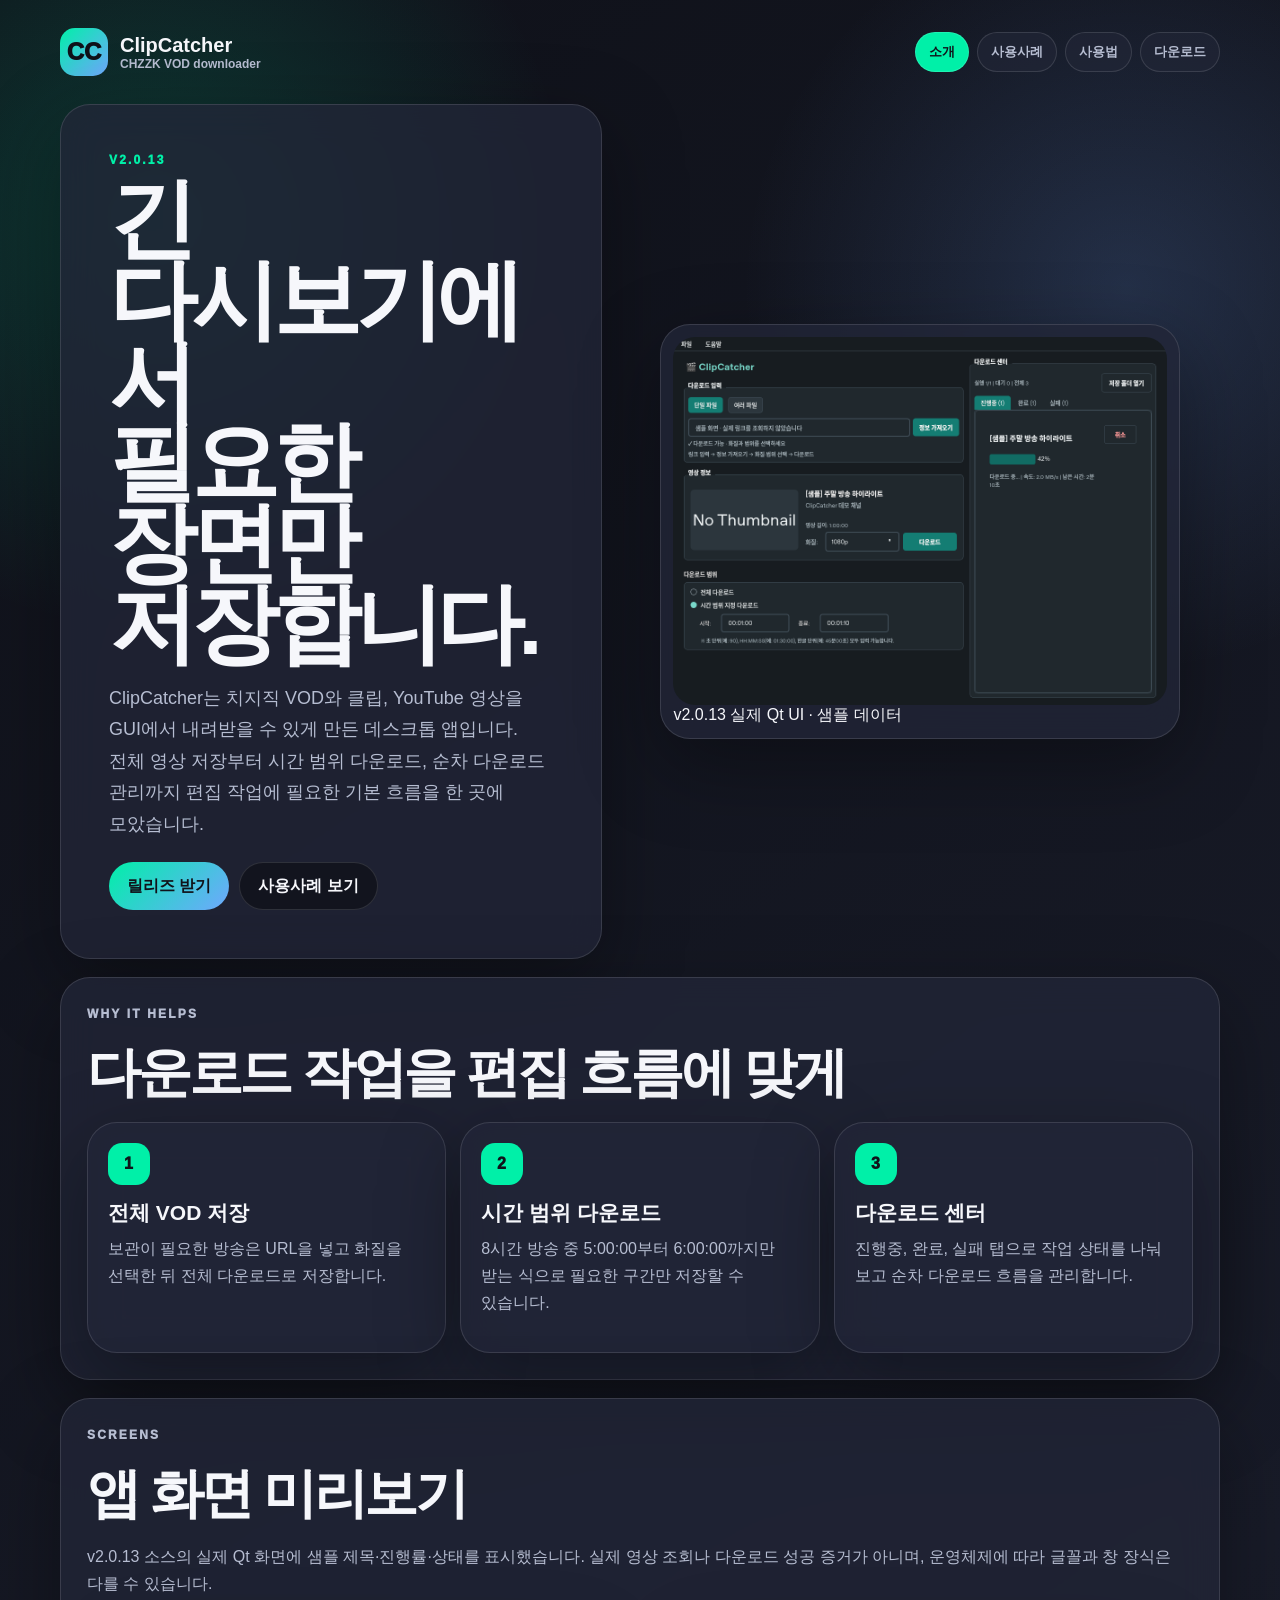
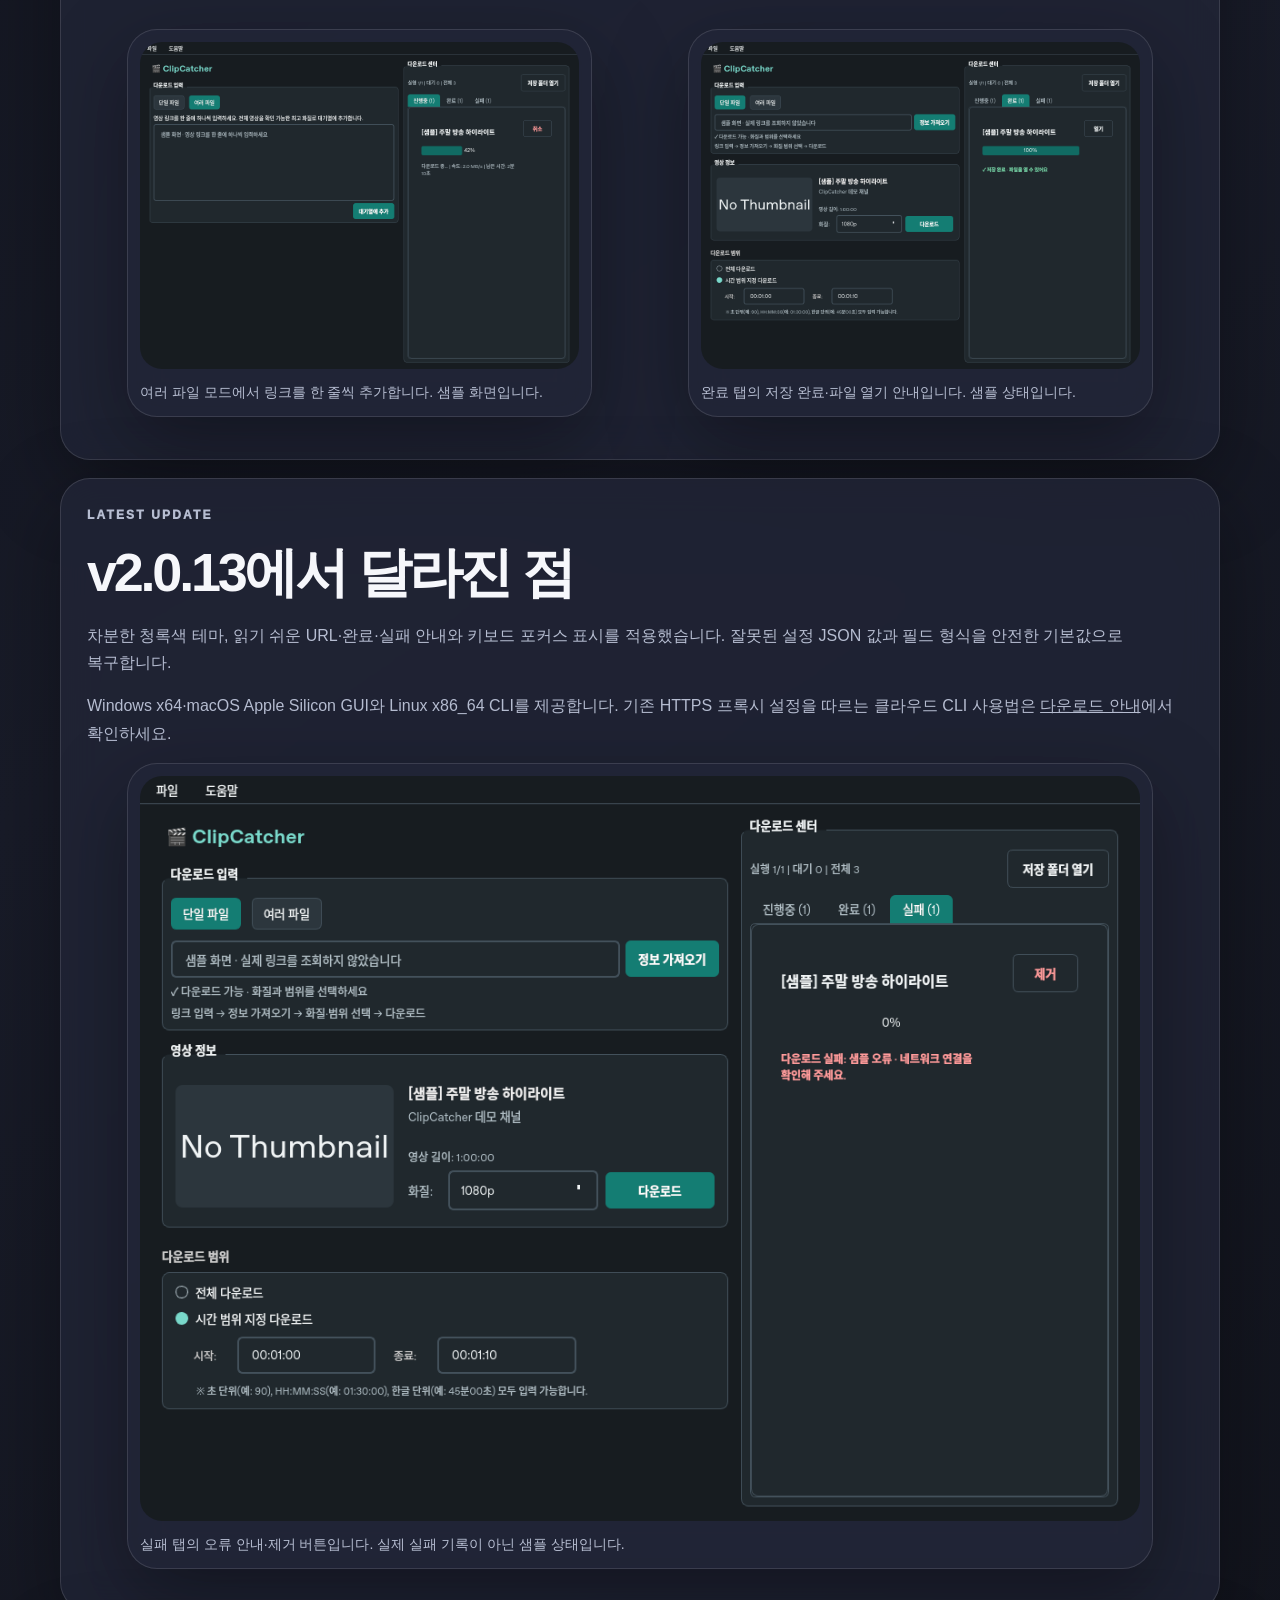
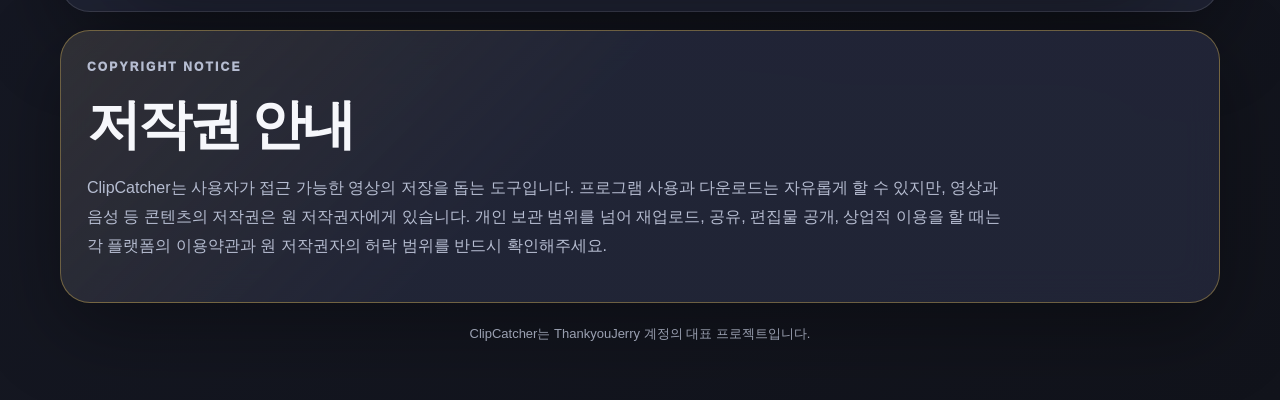
<file: docs/index.html>
<!doctype html>
<html lang="ko">
  <head>
    <meta charset="utf-8" />
    <meta name="viewport" content="width=device-width, initial-scale=1" />
    <title>ClipCatcher - 치지직 VOD 다운로드 도구</title>
    <link rel="stylesheet" href="./assets/site.css" />
  </head>
  <body>
    <main class="shell">
      <nav class="nav">
        <a class="brand" href="./index.html">
          <span class="brand-mark">CC</span>
          <span><strong>ClipCatcher</strong><span>CHZZK VOD downloader</span></span>
        </a>
        <div class="nav-links">
          <a class="active" href="./index.html">소개</a>
          <a href="./use-cases.html">사용사례</a>
          <a href="./guide.html">사용법</a>
          <a href="./download.html">다운로드</a>
        </div>
      </nav>

      <section class="hero">
        <div class="hero-copy panel">
          <p class="eyebrow">v2.0.13</p>
          <h1>긴 다시보기에서<br />필요한 장면만 저장합니다.</h1>
          <p class="lead">
            ClipCatcher는 치지직 VOD와 클립, YouTube 영상을 GUI에서 내려받을 수 있게 만든 데스크톱 앱입니다.
            전체 영상 저장부터 시간 범위 다운로드, 순차 다운로드 관리까지 편집 작업에 필요한 기본 흐름을 한 곳에 모았습니다.
          </p>
          <div class="actions">
            <a class="button" href="https://github.com/ThankyouJerry/ClipCatcher/releases" target="_blank" rel="noreferrer">릴리즈 받기</a>
            <a class="button secondary" href="./use-cases.html">사용사례 보기</a>
          </div>
        </div>
        <figure class="hero-shot panel">
          <img src="./assets/screenshots/v2.0.13-main.png" alt="ClipCatcher v2.0.13 청록색 UI 샘플 화면" />
          <figcaption>v2.0.13 실제 Qt UI · 샘플 데이터</figcaption>
        </figure>
      </section>

      <section class="section panel">
        <p class="eyebrow">Why It Helps</p>
        <h2>다운로드 작업을 편집 흐름에 맞게</h2>
        <div class="grid">
          <article class="card">
            <span class="use-case-number">1</span>
            <h3>전체 VOD 저장</h3>
            <p>보관이 필요한 방송은 URL을 넣고 화질을 선택한 뒤 전체 다운로드로 저장합니다.</p>
          </article>
          <article class="card">
            <span class="use-case-number">2</span>
            <h3>시간 범위 다운로드</h3>
            <p>8시간 방송 중 5:00:00부터 6:00:00까지만 받는 식으로 필요한 구간만 저장할 수 있습니다.</p>
          </article>
          <article class="card">
            <span class="use-case-number">3</span>
            <h3>다운로드 센터</h3>
            <p>진행중, 완료, 실패 탭으로 작업 상태를 나눠 보고 순차 다운로드 흐름을 관리합니다.</p>
          </article>
        </div>
      </section>

      <section class="section panel">
        <p class="eyebrow">Screens</p>
        <h2>앱 화면 미리보기</h2>
        <p>v2.0.13 소스의 실제 Qt 화면에 샘플 제목·진행률·상태를 표시했습니다. 실제 영상 조회나 다운로드 성공 증거가 아니며, 운영체제에 따라 글꼴과 창 장식은 다를 수 있습니다.</p>
        <div class="shot-grid">
          <figure class="shot-frame">
            <img src="./assets/screenshots/v2.0.13-batch.png" alt="여러 파일 입력 샘플" />
            <figcaption>여러 파일 모드에서 링크를 한 줄씩 추가합니다. 샘플 화면입니다.</figcaption>
          </figure>
          <figure class="shot-frame">
            <img src="./assets/screenshots/v2.0.13-completed.png" alt="다운로드 완료 탭 샘플" />
            <figcaption>완료 탭의 저장 완료·파일 열기 안내입니다. 샘플 상태입니다.</figcaption>
          </figure>
        </div>
      </section>

      <section class="section panel">
        <p class="eyebrow">Latest Update</p>
        <h2>v2.0.13에서 달라진 점</h2>
        <p>차분한 청록색 테마, 읽기 쉬운 URL·완료·실패 안내와 키보드 포커스 표시를 적용했습니다. 잘못된 설정 JSON 값과 필드 형식을 안전한 기본값으로 복구합니다.</p>
        <p>Windows x64·macOS Apple Silicon GUI와 Linux x86_64 CLI를 제공합니다. 기존 HTTPS 프록시 설정을 따르는 클라우드 CLI 사용법은 <a href="./download.html">다운로드 안내</a>에서 확인하세요.</p>
        <figure class="shot-frame">
          <img src="./assets/screenshots/v2.0.13-failed.png" alt="v2.0.13 실패 안내 샘플" />
          <figcaption>실패 탭의 오류 안내·제거 버튼입니다. 실제 실패 기록이 아닌 샘플 상태입니다.</figcaption>
        </figure>
      </section>

      <section class="section panel notice-card">
        <p class="eyebrow">Copyright Notice</p>
        <h2>저작권 안내</h2>
        <p>
          ClipCatcher는 사용자가 접근 가능한 영상의 저장을 돕는 도구입니다.
          프로그램 사용과 다운로드는 자유롭게 할 수 있지만, 영상과 음성 등 콘텐츠의 저작권은 원 저작권자에게 있습니다.
          개인 보관 범위를 넘어 재업로드, 공유, 편집물 공개, 상업적 이용을 할 때는 각 플랫폼의 이용약관과 원 저작권자의 허락 범위를 반드시 확인해주세요.
        </p>
      </section>

      <p class="footer">ClipCatcher는 ThankyouJerry 계정의 대표 프로젝트입니다.</p>
    </main>
  </body>
</html>
</file>
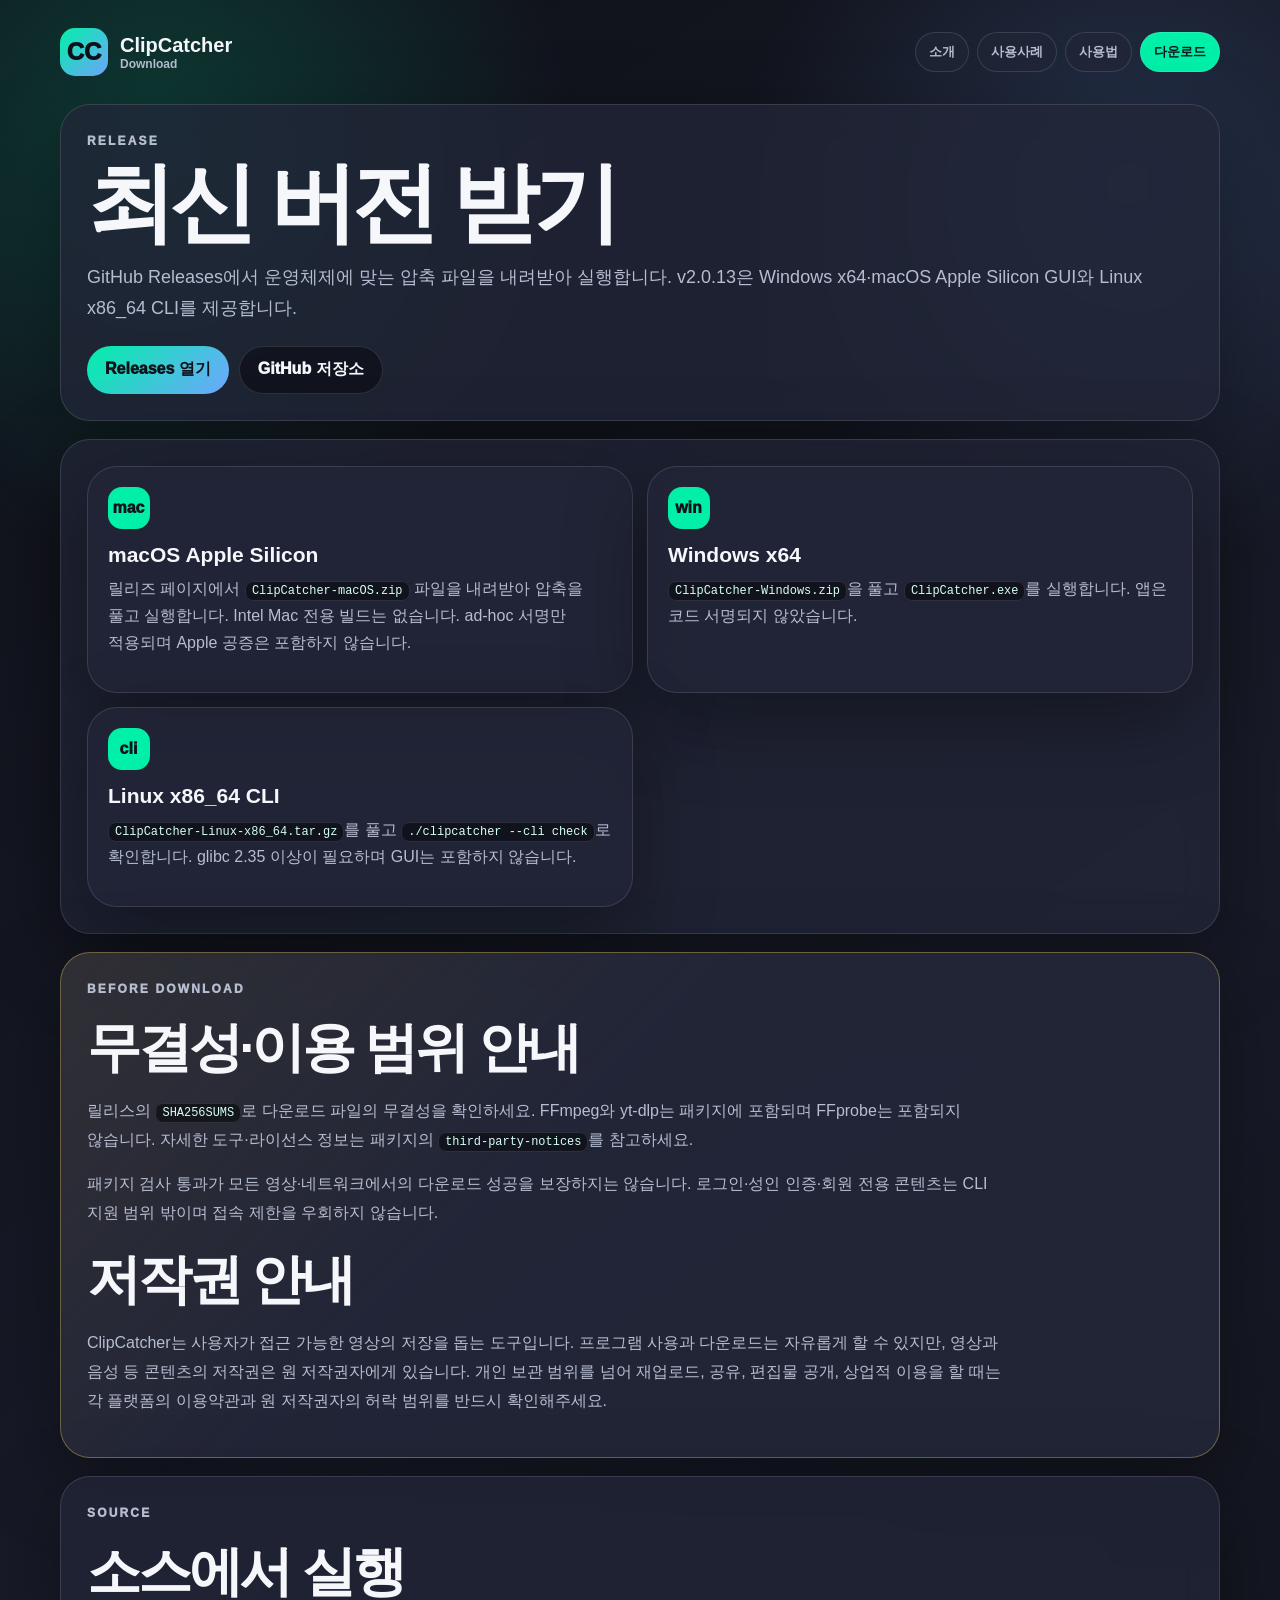
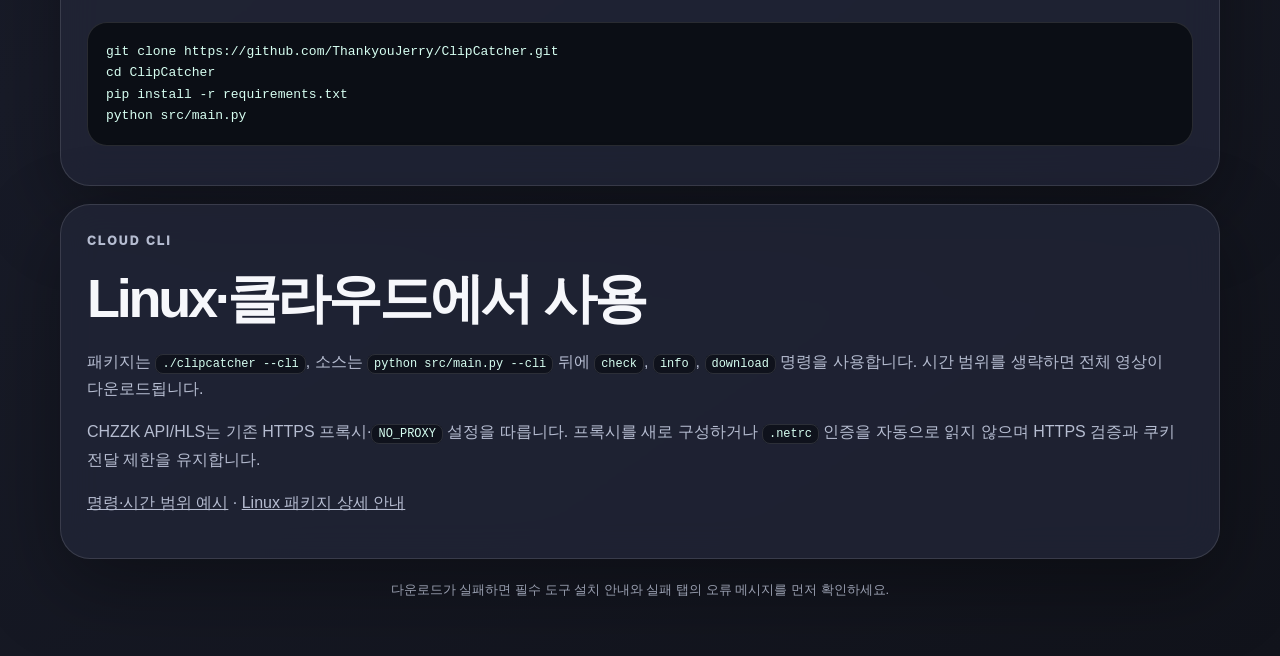
<file: docs/download.html>
<!doctype html>
<html lang="ko">
  <head>
    <meta charset="utf-8" />
    <meta name="viewport" content="width=device-width, initial-scale=1" />
    <title>ClipCatcher - 다운로드</title>
    <link rel="stylesheet" href="./assets/site.css" />
  </head>
  <body>
    <main class="shell">
      <nav class="nav">
        <a class="brand" href="./index.html">
          <span class="brand-mark">CC</span>
          <span><strong>ClipCatcher</strong><span>Download</span></span>
        </a>
        <div class="nav-links">
          <a href="./index.html">소개</a>
          <a href="./use-cases.html">사용사례</a>
          <a href="./guide.html">사용법</a>
          <a class="active" href="./download.html">다운로드</a>
        </div>
      </nav>

      <section class="section panel">
        <p class="eyebrow">Release</p>
        <h1>최신 버전 받기</h1>
        <p class="lead">
          GitHub Releases에서 운영체제에 맞는 압축 파일을 내려받아 실행합니다.
          v2.0.13은 Windows x64·macOS Apple Silicon GUI와 Linux x86_64 CLI를 제공합니다.
        </p>
        <div class="actions">
          <a class="button" href="https://github.com/ThankyouJerry/ClipCatcher/releases/tag/v2.0.13" target="_blank" rel="noreferrer">Releases 열기</a>
          <a class="button secondary" href="https://github.com/ThankyouJerry/ClipCatcher" target="_blank" rel="noreferrer">GitHub 저장소</a>
        </div>
      </section>

      <section class="section panel">
        <div class="grid two">
          <article class="card">
            <span class="use-case-number">mac</span>
            <h3>macOS Apple Silicon</h3>
            <p>릴리즈 페이지에서 <code>ClipCatcher-macOS.zip</code> 파일을 내려받아 압축을 풀고 실행합니다. Intel Mac 전용 빌드는 없습니다. ad-hoc 서명만 적용되며 Apple 공증은 포함하지 않습니다.</p>
          </article>
          <article class="card">
            <span class="use-case-number">win</span>
            <h3>Windows x64</h3>
            <p><code>ClipCatcher-Windows.zip</code>을 풀고 <code>ClipCatcher.exe</code>를 실행합니다. 앱은 코드 서명되지 않았습니다.</p>
          </article>
          <article class="card">
            <span class="use-case-number">cli</span>
            <h3>Linux x86_64 CLI</h3>
            <p><code>ClipCatcher-Linux-x86_64.tar.gz</code>를 풀고 <code>./clipcatcher --cli check</code>로 확인합니다. glibc 2.35 이상이 필요하며 GUI는 포함하지 않습니다.</p>
          </article>
        </div>
      </section>

      <section class="section panel notice-card">
        <p class="eyebrow">Before Download</p>
        <h2>무결성·이용 범위 안내</h2>
        <p>릴리스의 <code>SHA256SUMS</code>로 다운로드 파일의 무결성을 확인하세요. FFmpeg와 yt-dlp는 패키지에 포함되며 FFprobe는 포함되지 않습니다. 자세한 도구·라이선스 정보는 패키지의 <code>third-party-notices</code>를 참고하세요.</p>
        <p>패키지 검사 통과가 모든 영상·네트워크에서의 다운로드 성공을 보장하지는 않습니다. 로그인·성인 인증·회원 전용 콘텐츠는 CLI 지원 범위 밖이며 접속 제한을 우회하지 않습니다.</p>
        <h2>저작권 안내</h2>
        <p>
          ClipCatcher는 사용자가 접근 가능한 영상의 저장을 돕는 도구입니다.
          프로그램 사용과 다운로드는 자유롭게 할 수 있지만, 영상과 음성 등 콘텐츠의 저작권은 원 저작권자에게 있습니다.
          개인 보관 범위를 넘어 재업로드, 공유, 편집물 공개, 상업적 이용을 할 때는 각 플랫폼의 이용약관과 원 저작권자의 허락 범위를 반드시 확인해주세요.
        </p>
      </section>

      <section class="section panel">
        <p class="eyebrow">Source</p>
        <h2>소스에서 실행</h2>
        <pre class="code-box">git clone https://github.com/ThankyouJerry/ClipCatcher.git
cd ClipCatcher
pip install -r requirements.txt
python src/main.py</pre>
      </section>

      <section class="section panel">
        <p class="eyebrow">Cloud CLI</p>
        <h2>Linux·클라우드에서 사용</h2>
        <p>패키지는 <code>./clipcatcher --cli</code>, 소스는 <code>python src/main.py --cli</code> 뒤에 <code>check</code>, <code>info</code>, <code>download</code> 명령을 사용합니다. 시간 범위를 생략하면 전체 영상이 다운로드됩니다.</p>
        <p>CHZZK API/HLS는 기존 HTTPS 프록시·<code>NO_PROXY</code> 설정을 따릅니다. 프록시를 새로 구성하거나 <code>.netrc</code> 인증을 자동으로 읽지 않으며 HTTPS 검증과 쿠키 전달 제한을 유지합니다.</p>
        <p><a href="https://github.com/ThankyouJerry/ClipCatcher#cross-platform-cli--linux-cloud">명령·시간 범위 예시</a> · <a href="https://github.com/ThankyouJerry/ClipCatcher/blob/main/docs/LINUX_PACKAGE.md">Linux 패키지 상세 안내</a></p>
      </section>

      <p class="footer">다운로드가 실패하면 필수 도구 설치 안내와 실패 탭의 오류 메시지를 먼저 확인하세요.</p>
    </main>
  </body>
</html>
</file>
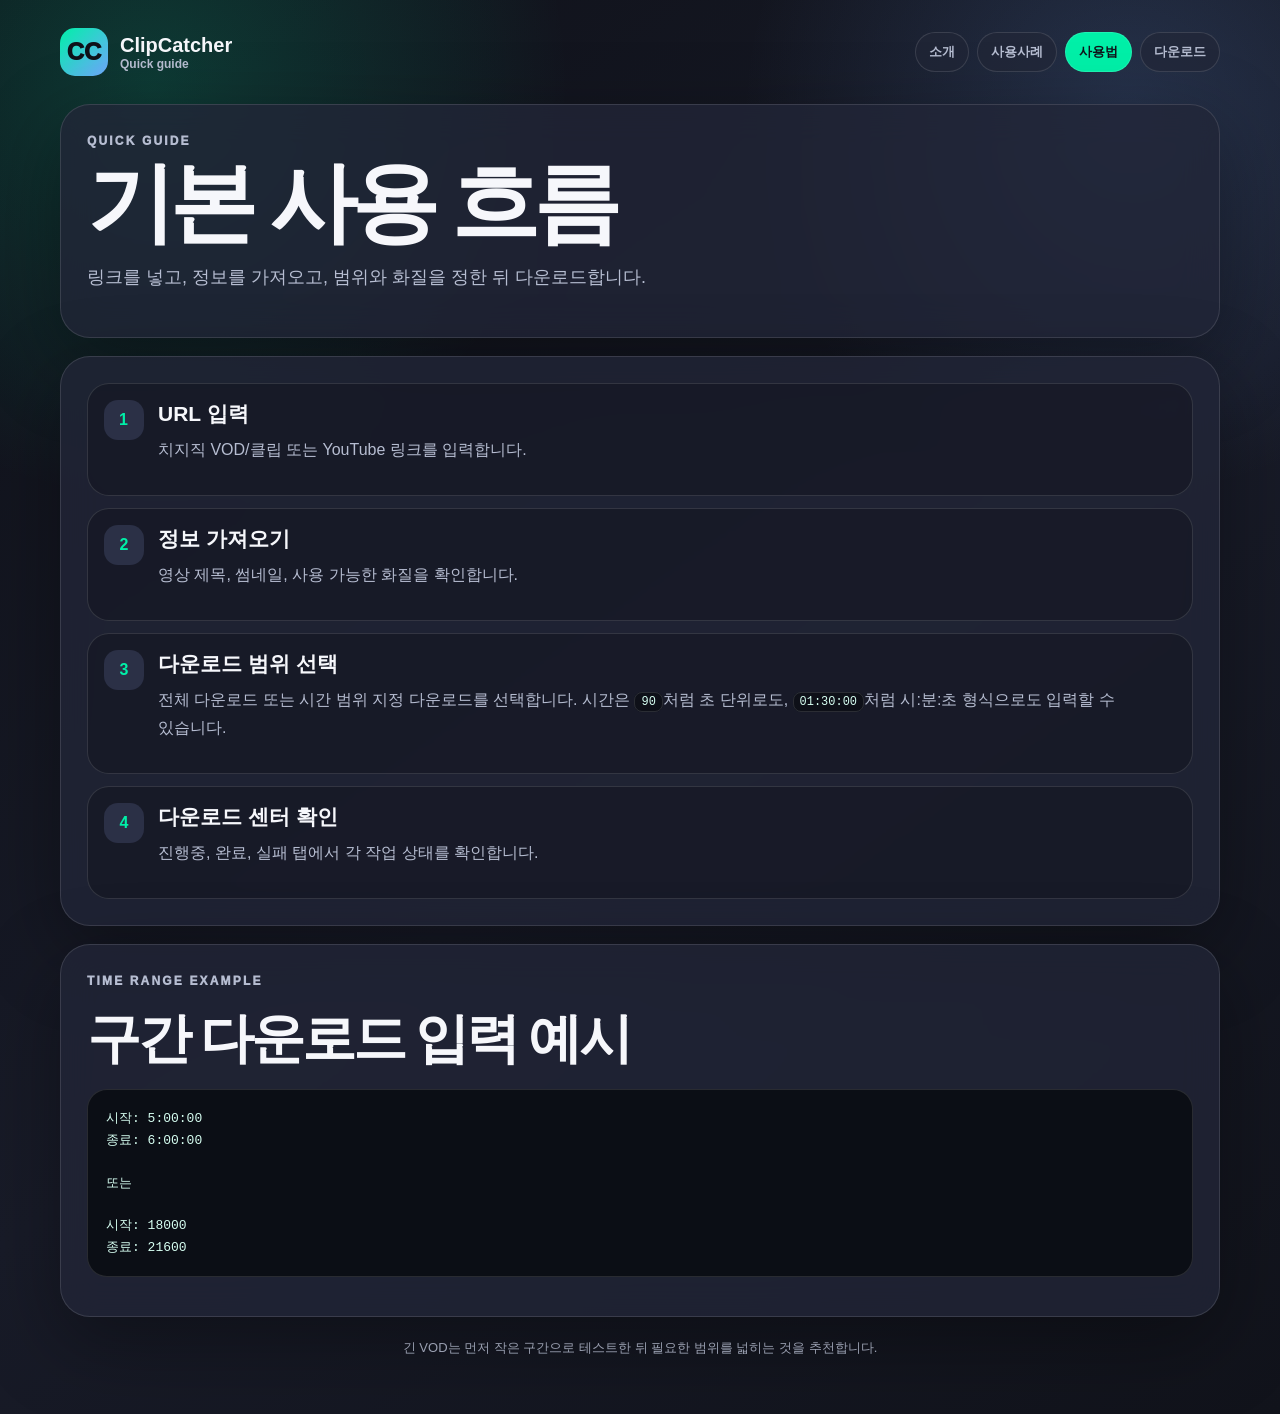
<file: docs/guide.html>
<!doctype html>
<html lang="ko">
  <head>
    <meta charset="utf-8" />
    <meta name="viewport" content="width=device-width, initial-scale=1" />
    <title>ClipCatcher - 사용법</title>
    <link rel="stylesheet" href="./assets/site.css" />
  </head>
  <body>
    <main class="shell">
      <nav class="nav">
        <a class="brand" href="./index.html">
          <span class="brand-mark">CC</span>
          <span><strong>ClipCatcher</strong><span>Quick guide</span></span>
        </a>
        <div class="nav-links">
          <a href="./index.html">소개</a>
          <a href="./use-cases.html">사용사례</a>
          <a class="active" href="./guide.html">사용법</a>
          <a href="./download.html">다운로드</a>
        </div>
      </nav>

      <section class="section panel">
        <p class="eyebrow">Quick Guide</p>
        <h1>기본 사용 흐름</h1>
        <p class="lead">링크를 넣고, 정보를 가져오고, 범위와 화질을 정한 뒤 다운로드합니다.</p>
      </section>

      <section class="section panel">
        <div class="step-list">
          <article class="step">
            <strong>1</strong>
            <div>
              <h3>URL 입력</h3>
              <p>치지직 VOD/클립 또는 YouTube 링크를 입력합니다.</p>
            </div>
          </article>
          <article class="step">
            <strong>2</strong>
            <div>
              <h3>정보 가져오기</h3>
              <p>영상 제목, 썸네일, 사용 가능한 화질을 확인합니다.</p>
            </div>
          </article>
          <article class="step">
            <strong>3</strong>
            <div>
              <h3>다운로드 범위 선택</h3>
              <p>전체 다운로드 또는 시간 범위 지정 다운로드를 선택합니다. 시간은 <code>90</code>처럼 초 단위로도, <code>01:30:00</code>처럼 시:분:초 형식으로도 입력할 수 있습니다.</p>
            </div>
          </article>
          <article class="step">
            <strong>4</strong>
            <div>
              <h3>다운로드 센터 확인</h3>
              <p>진행중, 완료, 실패 탭에서 각 작업 상태를 확인합니다.</p>
            </div>
          </article>
        </div>
      </section>

      <section class="section panel">
        <p class="eyebrow">Time Range Example</p>
        <h2>구간 다운로드 입력 예시</h2>
        <pre class="code-box">시작: 5:00:00
종료: 6:00:00

또는

시작: 18000
종료: 21600</pre>
      </section>

      <p class="footer">긴 VOD는 먼저 작은 구간으로 테스트한 뒤 필요한 범위를 넓히는 것을 추천합니다.</p>
    </main>
  </body>
</html>
</file>
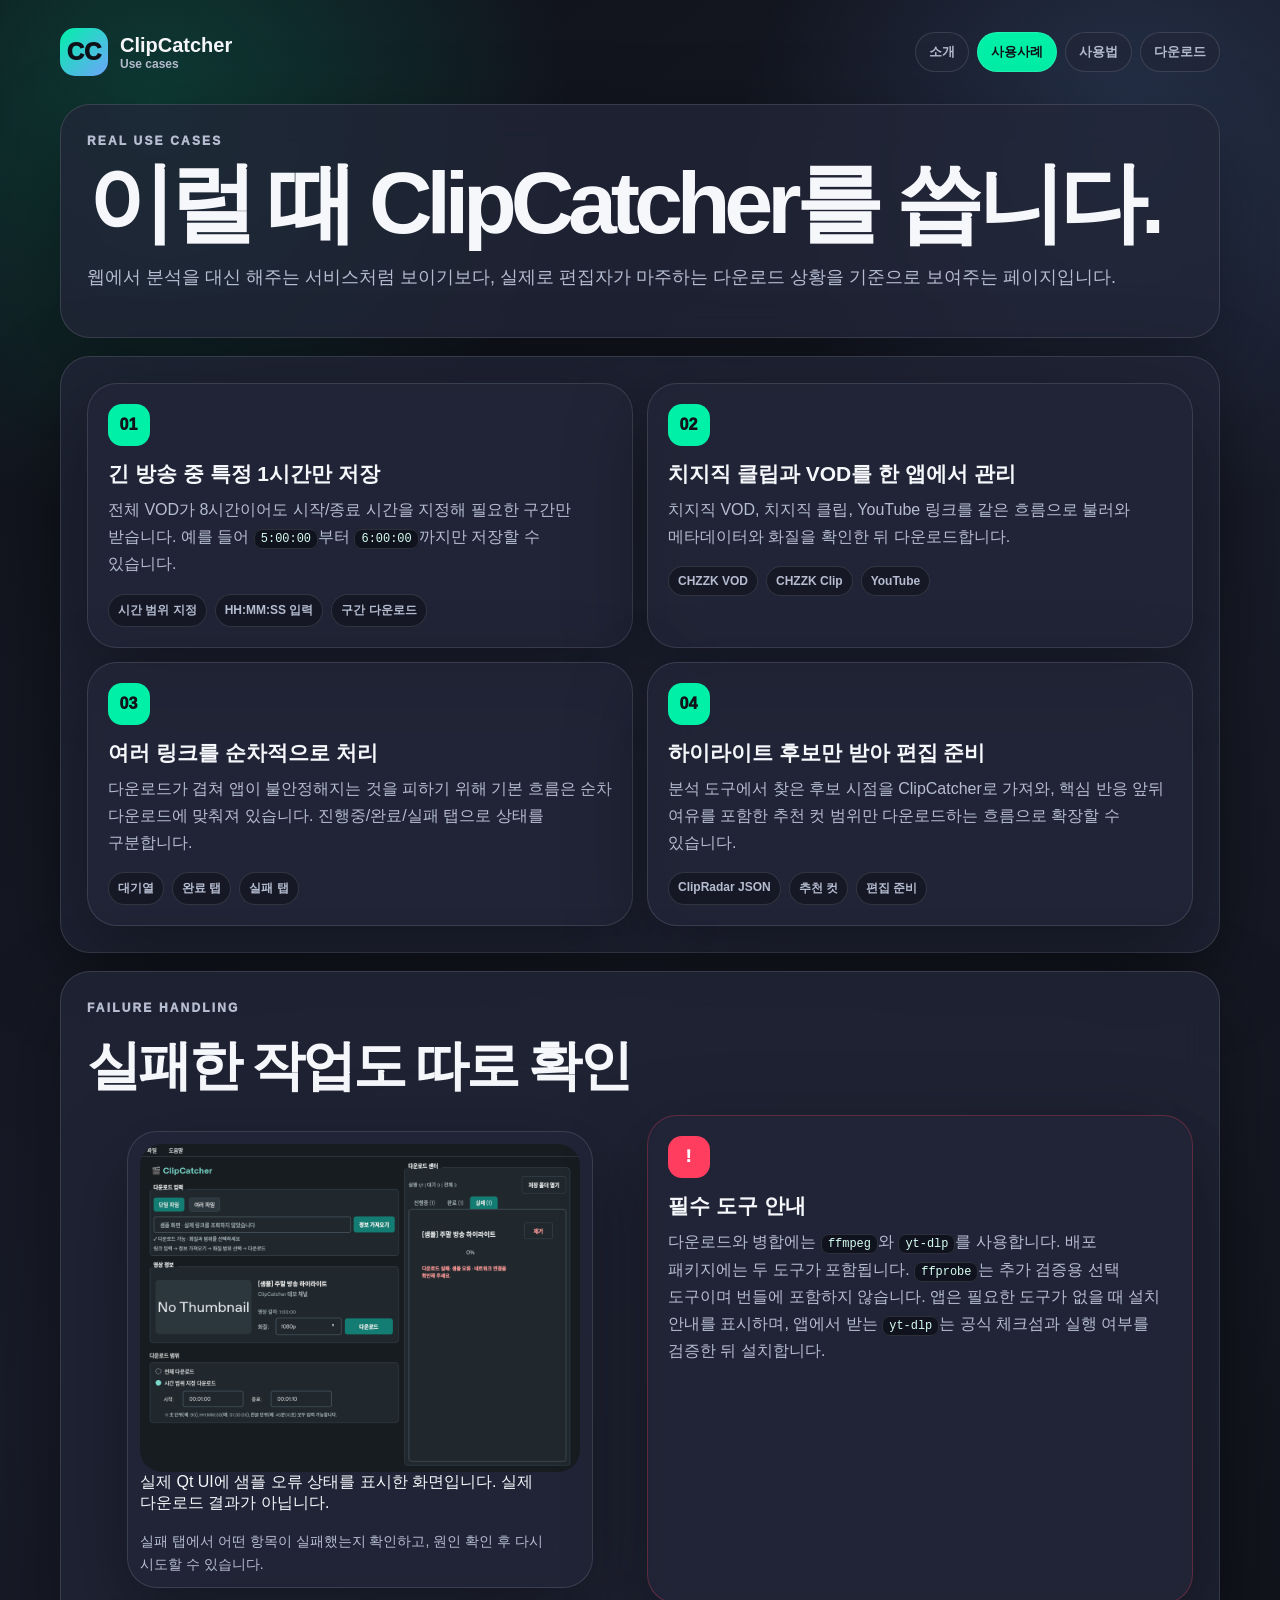
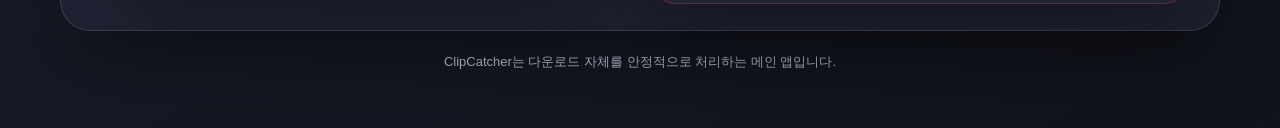
<file: docs/use-cases.html>
<!doctype html>
<html lang="ko">
  <head>
    <meta charset="utf-8" />
    <meta name="viewport" content="width=device-width, initial-scale=1" />
    <title>ClipCatcher - 사용사례</title>
    <link rel="stylesheet" href="./assets/site.css" />
  </head>
  <body>
    <main class="shell">
      <nav class="nav">
        <a class="brand" href="./index.html">
          <span class="brand-mark">CC</span>
          <span><strong>ClipCatcher</strong><span>Use cases</span></span>
        </a>
        <div class="nav-links">
          <a href="./index.html">소개</a>
          <a class="active" href="./use-cases.html">사용사례</a>
          <a href="./guide.html">사용법</a>
          <a href="./download.html">다운로드</a>
        </div>
      </nav>

      <section class="section panel">
        <p class="eyebrow">Real Use Cases</p>
        <h1>이럴 때 ClipCatcher를 씁니다.</h1>
        <p class="lead">
          웹에서 분석을 대신 해주는 서비스처럼 보이기보다, 실제로 편집자가 마주하는 다운로드 상황을 기준으로 보여주는 페이지입니다.
        </p>
      </section>

      <section class="section panel">
        <div class="grid two">
          <article class="card">
            <span class="use-case-number">01</span>
            <h3>긴 방송 중 특정 1시간만 저장</h3>
            <p>전체 VOD가 8시간이어도 시작/종료 시간을 지정해 필요한 구간만 받습니다. 예를 들어 <code>5:00:00</code>부터 <code>6:00:00</code>까지만 저장할 수 있습니다.</p>
            <div class="pill-row">
              <span>시간 범위 지정</span>
              <span>HH:MM:SS 입력</span>
              <span>구간 다운로드</span>
            </div>
          </article>
          <article class="card">
            <span class="use-case-number">02</span>
            <h3>치지직 클립과 VOD를 한 앱에서 관리</h3>
            <p>치지직 VOD, 치지직 클립, YouTube 링크를 같은 흐름으로 불러와 메타데이터와 화질을 확인한 뒤 다운로드합니다.</p>
            <div class="pill-row">
              <span>CHZZK VOD</span>
              <span>CHZZK Clip</span>
              <span>YouTube</span>
            </div>
          </article>
          <article class="card">
            <span class="use-case-number">03</span>
            <h3>여러 링크를 순차적으로 처리</h3>
            <p>다운로드가 겹쳐 앱이 불안정해지는 것을 피하기 위해 기본 흐름은 순차 다운로드에 맞춰져 있습니다. 진행중/완료/실패 탭으로 상태를 구분합니다.</p>
            <div class="pill-row">
              <span>대기열</span>
              <span>완료 탭</span>
              <span>실패 탭</span>
            </div>
          </article>
          <article class="card">
            <span class="use-case-number">04</span>
            <h3>하이라이트 후보만 받아 편집 준비</h3>
            <p>분석 도구에서 찾은 후보 시점을 ClipCatcher로 가져와, 핵심 반응 앞뒤 여유를 포함한 추천 컷 범위만 다운로드하는 흐름으로 확장할 수 있습니다.</p>
            <div class="pill-row">
              <span>ClipRadar JSON</span>
              <span>추천 컷</span>
              <span>편집 준비</span>
            </div>
          </article>
        </div>
      </section>

      <section class="section panel">
        <p class="eyebrow">Failure Handling</p>
        <h2>실패한 작업도 따로 확인</h2>
        <div class="grid two">
          <figure class="shot-frame">
            <img src="./assets/screenshots/v2.0.13-failed.png" alt="ClipCatcher v2.0.13 실패 탭 샘플" />
            <p>실제 Qt UI에 샘플 오류 상태를 표시한 화면입니다. 실제 다운로드 결과가 아닙니다.</p>
            <figcaption>실패 탭에서 어떤 항목이 실패했는지 확인하고, 원인 확인 후 다시 시도할 수 있습니다.</figcaption>
          </figure>
          <article class="card warning">
            <span class="use-case-number">!</span>
            <h3>필수 도구 안내</h3>
            <p>다운로드와 병합에는 <code>ffmpeg</code>와 <code>yt-dlp</code>를 사용합니다. 배포 패키지에는 두 도구가 포함됩니다. <code>ffprobe</code>는 추가 검증용 선택 도구이며 번들에 포함하지 않습니다. 앱은 필요한 도구가 없을 때 설치 안내를 표시하며, 앱에서 받는 <code>yt-dlp</code>는 공식 체크섬과 실행 여부를 검증한 뒤 설치합니다.</p>
          </article>
        </div>
      </section>

      <p class="footer">ClipCatcher는 다운로드 자체를 안정적으로 처리하는 메인 앱입니다.</p>
    </main>
  </body>
</html>
</file>
<file: docs/assets/site.css>
:root {
  --bg: #11131b;
  --bg-soft: #191c28;
  --panel: #222638;
  --panel-strong: #2b3046;
  --ink: #f6f7fb;
  --muted: #b6bdd1;
  --line: rgba(255, 255, 255, 0.12);
  --accent: #00f0a8;
  --accent-2: #70a7ff;
  --danger: #ff3e5f;
  --shadow: 0 26px 80px rgba(0, 0, 0, 0.34);
}

* {
  box-sizing: border-box;
}

body {
  margin: 0;
  min-height: 100vh;
  color: var(--ink);
  background:
    radial-gradient(circle at 12% 6%, rgba(0, 240, 168, 0.18), transparent 26rem),
    radial-gradient(circle at 88% 8%, rgba(112, 167, 255, 0.18), transparent 24rem),
    linear-gradient(145deg, #0f1119 0%, #181b28 54%, #11131b 100%);
  font-family: ui-sans-serif, "Pretendard", "Apple SD Gothic Neo", "Noto Sans KR", sans-serif;
  word-break: keep-all;
  overflow-wrap: break-word;
}

a {
  color: inherit;
}

code {
  border: 1px solid var(--line);
  border-radius: 8px;
  background: rgba(10, 12, 18, 0.68);
  padding: 2px 6px;
  color: #d7fff2;
  font-size: 0.92em;
}

.shell {
  width: min(1160px, calc(100% - 32px));
  margin: 0 auto;
  padding: 28px 0 44px;
}

.nav {
  display: flex;
  align-items: center;
  justify-content: space-between;
  gap: 18px;
  margin-bottom: 28px;
}

.brand {
  display: flex;
  align-items: center;
  gap: 12px;
  text-decoration: none;
}

.brand-mark {
  display: grid;
  width: 48px;
  height: 48px;
  place-items: center;
  border-radius: 15px;
  background: linear-gradient(135deg, var(--accent), var(--accent-2));
  color: #0f1119;
  font-size: 24px;
  font-weight: 950;
}

.brand strong {
  display: block;
  font-size: 20px;
}

.brand span span {
  display: block;
  color: var(--muted);
  font-size: 12px;
  font-weight: 750;
}

.nav-links {
  display: flex;
  flex-wrap: wrap;
  gap: 8px;
  justify-content: flex-end;
}

.nav-links a {
  border: 1px solid var(--line);
  border-radius: 999px;
  background: rgba(34, 38, 56, 0.66);
  padding: 10px 13px;
  color: var(--muted);
  font-size: 13px;
  font-weight: 850;
  text-decoration: none;
}

.nav-links a.active,
.nav-links a:hover {
  color: #10131a;
  background: var(--accent);
}

.panel,
.card,
.shot-frame {
  border: 1px solid var(--line);
  border-radius: 30px;
  background: rgba(34, 38, 56, 0.78);
  box-shadow: var(--shadow);
  backdrop-filter: blur(18px);
}

.hero {
  display: grid;
  grid-template-columns: minmax(0, 0.95fr) minmax(360px, 1.05fr);
  gap: 18px;
  align-items: center;
}

.hero-copy {
  padding: clamp(28px, 4vw, 48px);
}

.eyebrow {
  margin: 0 0 12px;
  color: var(--accent);
  font-size: 12px;
  font-weight: 950;
  letter-spacing: 0.18em;
  text-transform: uppercase;
}

h1,
h2,
h3,
p {
  margin-top: 0;
}

h1 {
  margin-bottom: 18px;
  font-size: clamp(48px, 8vw, 88px);
  line-height: 0.92;
  letter-spacing: -0.07em;
}

h2 {
  margin-bottom: 12px;
  font-size: clamp(30px, 5vw, 54px);
  letter-spacing: -0.06em;
}

h3 {
  margin-bottom: 8px;
  font-size: 21px;
}

.lead {
  color: var(--muted);
  font-size: 18px;
  line-height: 1.75;
}

.lead.compact {
  max-width: 820px;
}

.actions {
  display: flex;
  flex-wrap: wrap;
  gap: 10px;
  margin-top: 22px;
}

.button {
  display: inline-flex;
  min-height: 48px;
  align-items: center;
  justify-content: center;
  border-radius: 999px;
  background: linear-gradient(135deg, var(--accent), var(--accent-2));
  color: #10131a;
  padding: 0 18px;
  font-weight: 950;
  text-decoration: none;
}

.button.secondary {
  border: 1px solid var(--line);
  color: var(--ink);
  background: rgba(15, 17, 25, 0.76);
}

.hero-shot {
  padding: 12px;
}

.hero-shot img,
.shot-frame img {
  display: block;
  width: 100%;
  border-radius: 22px;
}

.section {
  margin-top: 18px;
  padding: 26px;
}

.grid {
  display: grid;
  grid-template-columns: repeat(3, 1fr);
  gap: 14px;
}

.grid.two {
  grid-template-columns: repeat(2, 1fr);
}

.card {
  padding: 20px;
}

.card p,
.section > p,
.step-list p {
  color: var(--muted);
  line-height: 1.7;
}

.use-case-number {
  display: inline-grid;
  width: 42px;
  height: 42px;
  margin-bottom: 14px;
  place-items: center;
  border-radius: 14px;
  background: var(--accent);
  color: #10131a;
  font-weight: 950;
}

.pill-row {
  display: flex;
  flex-wrap: wrap;
  gap: 8px;
}

.pill-row span {
  border: 1px solid var(--line);
  border-radius: 999px;
  background: rgba(15, 17, 25, 0.56);
  padding: 7px 9px;
  color: var(--muted);
  font-size: 12px;
  font-weight: 850;
}

.shot-grid {
  display: grid;
  grid-template-columns: repeat(2, 1fr);
  gap: 16px;
}

.shot-frame {
  padding: 12px;
}

.shot-frame figcaption {
  margin-top: 12px;
  color: var(--muted);
  font-size: 14px;
  line-height: 1.6;
}

.shot-frame figcaption code {
  display: inline-block;
  max-width: 100%;
  overflow-wrap: anywhere;
}

.step-list {
  display: grid;
  gap: 12px;
}

.step {
  display: grid;
  grid-template-columns: auto minmax(0, 1fr);
  gap: 14px;
  align-items: start;
  border: 1px solid var(--line);
  border-radius: 22px;
  background: rgba(15, 17, 25, 0.42);
  padding: 16px;
}

.step strong {
  display: grid;
  width: 40px;
  height: 40px;
  place-items: center;
  border-radius: 14px;
  background: var(--panel-strong);
  color: var(--accent);
}

.code-box {
  overflow: auto;
  border: 1px solid var(--line);
  border-radius: 20px;
  background: #0b0e15;
  padding: 18px;
  color: #d7fff2;
  font-size: 13px;
  line-height: 1.65;
}

.warning {
  border-color: rgba(255, 62, 95, 0.28);
}

.warning .use-case-number {
  background: var(--danger);
  color: white;
}

.notice-card {
  border-color: rgba(255, 210, 92, 0.34);
  background:
    linear-gradient(135deg, rgba(255, 210, 92, 0.08), rgba(34, 38, 56, 0.78) 42%),
    rgba(34, 38, 56, 0.78);
}

.notice-card p:not(.eyebrow) {
  max-width: 920px;
  color: var(--muted);
  line-height: 1.8;
}

.footer {
  margin-top: 22px;
  color: var(--muted);
  font-size: 13px;
  text-align: center;
}

@media (max-width: 860px) {
  .nav,
  .hero {
    display: grid;
    grid-template-columns: 1fr;
  }

  .nav-links {
    justify-content: flex-start;
  }

  .grid,
  .grid.two,
  .shot-grid {
    grid-template-columns: 1fr;
  }
}
</file>
